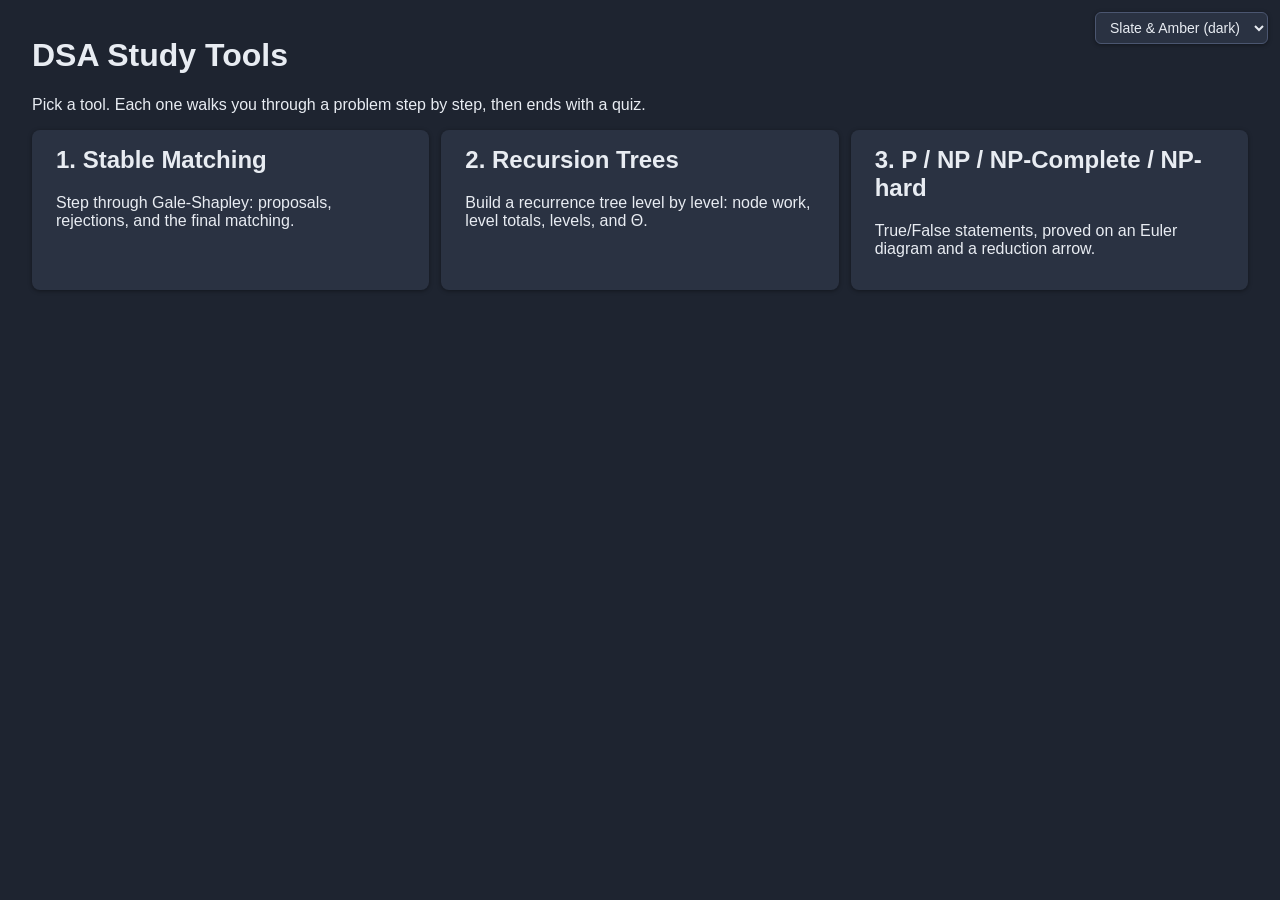
<file: index.html>
<!DOCTYPE html>
<html lang="en">
<head>
  <meta charset="utf-8">
  <title>DSA Study Tools</title>
  <link rel="stylesheet" href="css/style.css">
</head>

<select id="theme-switcher" aria-label="Choose theme">
  <option value="">Slate &amp; Amber (dark)</option>
  <option value="dusty-blue">Dusty Blue</option>
  <option value="soft-sage">Soft Sage</option>
  <option value="warm-sand">Warm Sand</option>
  <option value="plum-blush">Plum &amp; Blush</option>
</select>

<script>
(function () {
  var KEY = 'dsa-theme';
  var sel = document.getElementById('theme-switcher');
  var html = document.documentElement;

  function apply(theme) {
    if (theme) html.setAttribute('data-theme', theme);
    else       html.removeAttribute('data-theme');
    if (sel) sel.value = theme || '';
  }

  // Load saved theme as early as possible
  apply(localStorage.getItem(KEY) || '');

  if (sel) {
    sel.addEventListener('change', function () {
      var theme = sel.value;
      localStorage.setItem(KEY, theme);
      apply(theme);
    });
  }
})();
</script>

<body>
  <h1>DSA Study Tools</h1>
  <p>Pick a tool. Each one walks you through a problem step by step, then ends with a quiz.</p>

  <div class="cards">
    <a class="panel card" href="stable-matching/stable-matching.html">
      <h2>1. Stable Matching</h2>
      <p>Step through Gale-Shapley: proposals, rejections, and the final matching.</p>
    </a>
    <a class="panel card" href="recursion/recursion.html">
      <h2>2. Recursion Trees</h2>
      <p>Build a recurrence tree level by level: node work, level totals, levels, and Θ.</p>
    </a>
    <a class="panel card" href="complexity/complexity.html">
      <h2>3. P / NP / NP-Complete / NP-hard</h2>
      <p>True/False statements, proved on an Euler diagram and a reduction arrow.</p>
    </a>
  </div>
</body>
</html>
</file>
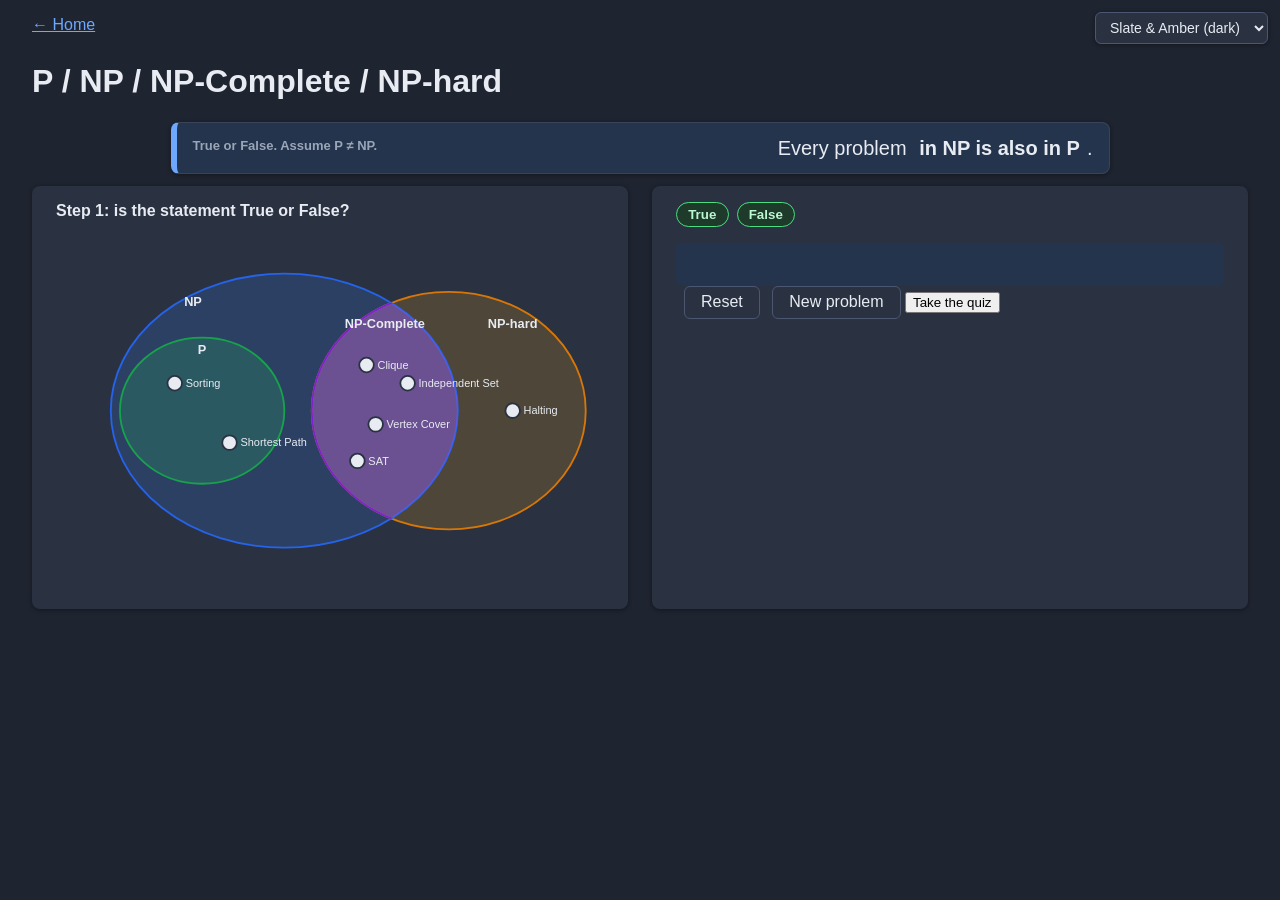
<file: complexity/complexity.html>
<!DOCTYPE html>
<html lang="en">
<head>
<meta charset="utf-8">
<meta name="viewport" content="width=device-width, initial-scale=1">
<title>P / NP / NP-Complete / NP-hard</title>
<link rel="stylesheet" href="../css/style.css">
</head>

<select id="theme-switcher" aria-label="Choose theme">
  <option value="">Slate &amp; Amber (dark)</option>
  <option value="dusty-blue">Dusty Blue</option>
  <option value="soft-sage">Soft Sage</option>
  <option value="warm-sand">Warm Sand</option>
  <option value="plum-blush">Plum &amp; Blush</option>
</select>

<script>
(function () {
  var KEY = 'dsa-theme';
  var sel = document.getElementById('theme-switcher');
  var html = document.documentElement;

  function apply(theme) {
    if (theme) html.setAttribute('data-theme', theme);
    else       html.removeAttribute('data-theme');
    if (sel) sel.value = theme || '';
  }

  // Load saved theme as early as possible
  apply(localStorage.getItem(KEY) || '');

  if (sel) {
    sel.addEventListener('change', function () {
      var theme = sel.value;
      localStorage.setItem(KEY, theme);
      apply(theme);
    });
  }
})();
</script>

<body>
<a class="home-link" href="../index.html">← Home</a>
<h1>P / NP / NP-Complete / NP-hard</h1>

<!-- Sticky statement; deciding phrases become .eq-part spans -->
<div class="eq-bar" id="statement"></div>

<div class="layout">
  <div class="panel">
    <div id="prompt"></div>
    <svg id="euler" viewBox="0 0 600 400" width="100%"
         role="img" aria-label="Euler diagram of P, NP, NP-hard"></svg>
    <div id="reduce" class="hidden"></div>
  </div>

  <div class="panel">
    <div id="choices"></div>
    <div id="log"></div>
    <div id="controls">
      <button id="btn-reset" type="button">Reset</button>
      <button id="btn-new" type="button">New problem</button>
      <button id="btn-quiz" type="button">Take the quiz</button>
    </div>
  </div>
</div>

<div id="quiz" class="panel hidden"></div>

<script src="data.js"></script>
<script src="ui.js"></script>
<script src="game.js"></script>

</body>
</html>
</file>
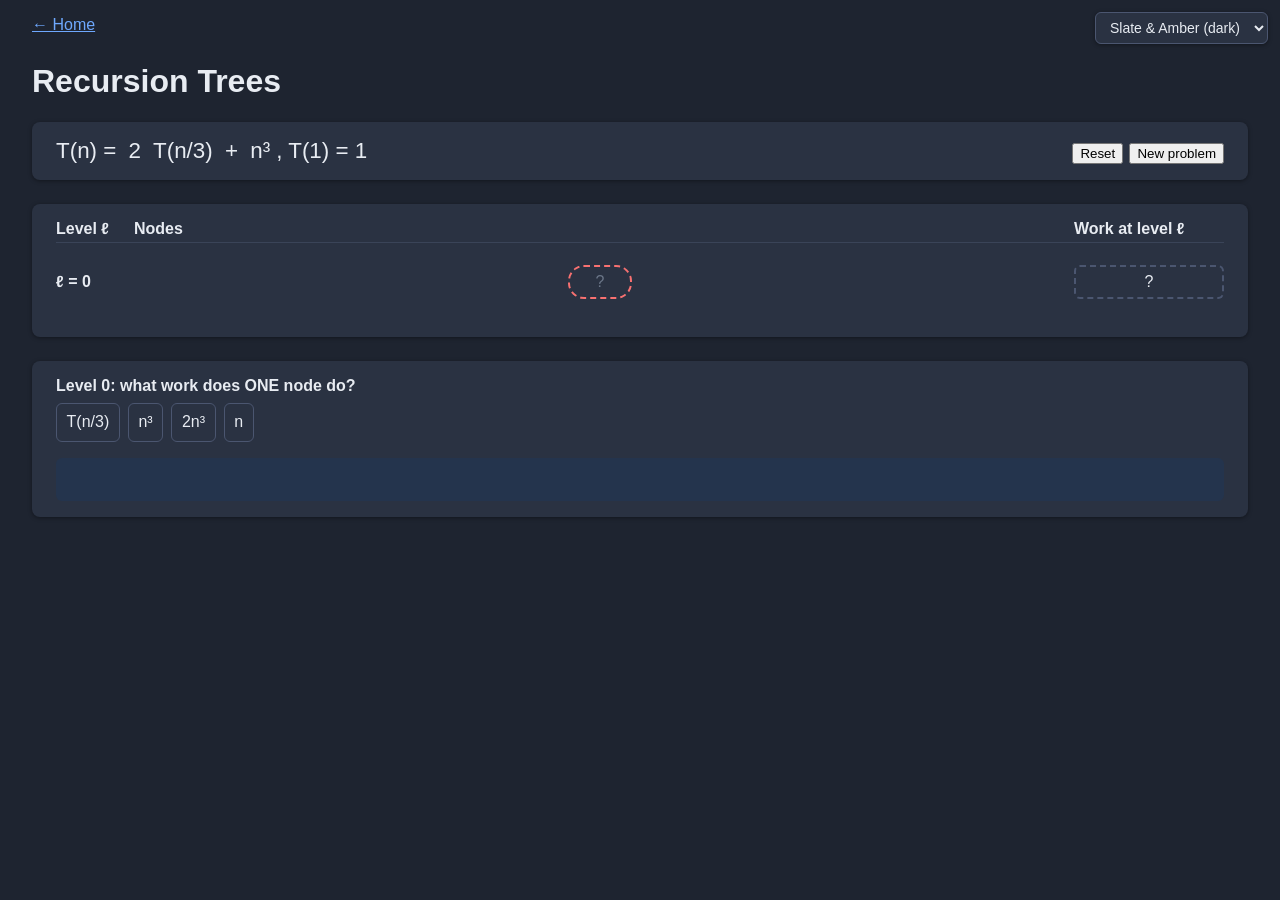
<file: recursion/recursion.html>
<!DOCTYPE html>
<html lang="en">
<head>
  <meta charset="utf-8">
  <title>Recursion Trees</title>
  <link rel="stylesheet" href="../css/style.css">
</head>

<select id="theme-switcher" aria-label="Choose theme">
  <option value="">Slate &amp; Amber (dark)</option>
  <option value="dusty-blue">Dusty Blue</option>
  <option value="soft-sage">Soft Sage</option>
  <option value="warm-sand">Warm Sand</option>
  <option value="plum-blush">Plum &amp; Blush</option>
</select>

<script>
(function () {
  var KEY = 'dsa-theme';
  var sel = document.getElementById('theme-switcher');
  var html = document.documentElement;

  function apply(theme) {
    if (theme) html.setAttribute('data-theme', theme);
    else       html.removeAttribute('data-theme');
    if (sel) sel.value = theme || '';
  }

  // Load saved theme as early as possible
  apply(localStorage.getItem(KEY) || '');

  if (sel) {
    sel.addEventListener('change', function () {
      var theme = sel.value;
      localStorage.setItem(KEY, theme);
      apply(theme);
    });
  }
})();
</script>

<body>
  <a class="home-link" href="../index.html">← Home</a>
  <h1>Recursion Trees</h1>

  <div class="panel eq-bar">
    <span id="eq"></span>
    <span>
      <button id="resetBtn">Reset</button>
      <button id="newBtn">New problem</button>
    </span>
  </div>

  <div class="panel">
    <div class="level-head">
      <span>Level ℓ</span><span>Nodes</span><span>Work at level ℓ</span>
    </div>
    <div id="tree">
      <svg id="edges"></svg>
      <div id="rows"></div>
    </div>
  </div>

  <div class="panel">
    <div id="prompt"></div>
    <div id="choices"></div>
    <div id="log"></div>
  </div>

  <div id="quiz" class="panel hidden"></div>

  <script src="data.js"></script>
  <script src="ui.js"></script>
  <script src="game.js"></script>
</body>
</html>
</file>
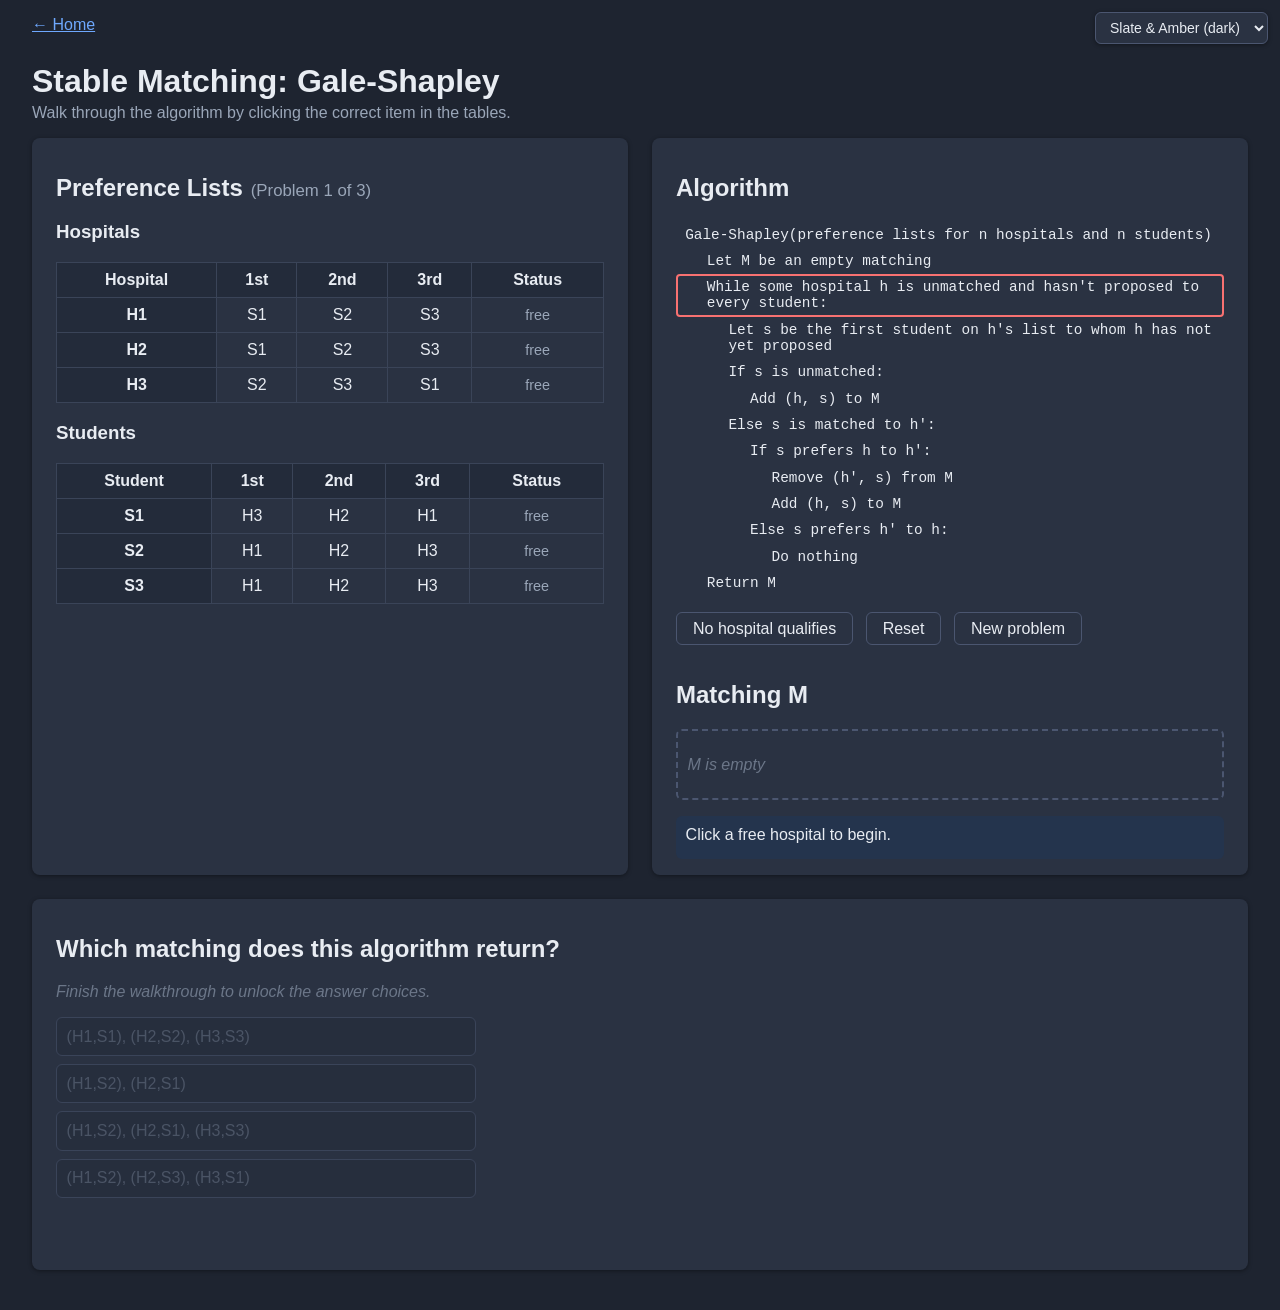
<file: stable-matching/stable-matching.html>
<!DOCTYPE html>
<html lang="en">
<head>
  <meta charset="UTF-8">
  <meta name="viewport" content="width=device-width, initial-scale=1.0">
  <title>Stable Matching Practice</title>
  <link rel="stylesheet" href="../css/style.css">
</head>

<select id="theme-switcher" aria-label="Choose theme">
  <option value="">Slate &amp; Amber (dark)</option>
  <option value="dusty-blue">Dusty Blue</option>
  <option value="soft-sage">Soft Sage</option>
  <option value="warm-sand">Warm Sand</option>
  <option value="plum-blush">Plum &amp; Blush</option>
</select>

<script>
(function () {
  var KEY = 'dsa-theme';
  var sel = document.getElementById('theme-switcher');
  var html = document.documentElement;

  function apply(theme) {
    if (theme) html.setAttribute('data-theme', theme);
    else       html.removeAttribute('data-theme');
    if (sel) sel.value = theme || '';
  }

  // Load saved theme as early as possible
  apply(localStorage.getItem(KEY) || '');

  if (sel) {
    sel.addEventListener('change', function () {
      var theme = sel.value;
      localStorage.setItem(KEY, theme);
      apply(theme);
    });
  }
})();
</script>

<body>
  <a class="home-link" href="../index.html">← Home</a>
  <header>
    <h1>Stable Matching: Gale-Shapley</h1>
    <p class="subtitle">Walk through the algorithm by clicking the correct item in the tables.</p>
  </header>

  <main class="layout">
    <section class="panel">
      <h2>Preference Lists<span id="problem-label"></span></h2>
      <h3>Hospitals</h3>
      <table id="hospital-table"></table>
      <h3>Students</h3>
      <table id="student-table"></table>
      <div id="yesno" class="hidden">
        <span id="yesno-question"></span>
        <button id="btn-yes">Yes</button>
        <button id="btn-no">No</button>
      </div>
    </section>

    <section class="panel">
      <h2>Algorithm</h2>
      <div id="pseudocode"></div>
      <button id="btn-done">No hospital qualifies</button>
      <button id="btn-reset">Reset</button>
      <button id="btn-new">New problem</button>
      <h2>Matching M</h2>
      <div id="m-box"><span class="placeholder">M is empty</span></div>
      <div id="log">Click a free hospital to begin.</div>
    </section>
  </main>

  <section class="panel" id="quiz">
    <h2>Which matching does this algorithm return?</h2>
    <p class="locked-note">Finish the walkthrough to unlock the answer choices.</p>
    <div id="quiz-options"></div>
    <p id="quiz-feedback"></p>
  </section>

  <script src="data.js"></script>
  <script src="engine.js"></script>
  <script src="ui.js"></script>
  <script src="game.js"></script>
</body>
</html>
</file>
<file: css/style.css>
/* =========================================================
   THEME VARIABLES — swap one line to change the whole look
   ========================================================= */
:root {
  /* Default: Slate & Amber */
  --bg:            #1e2430;
  --surface:       #2a3242;
  --surface-alt:   #232b3a;
  --border:        #3a4458;
  --border-strong: #4b5670;
  --text:          #e8ecf2;
  --text-muted:    #9aa6b8;
  --text-faint:    #6b7688;

  --primary:       #f2b84b;
  --primary-soft:  #3a3220;
  --primary-text:  #1e2430;

  --accent:        #6ea8fe;   /* hover / focus / links */
  --accent-soft:   #24344d;

  --success:       #4ade80;
  --success-soft:  #1e3a2a;
  --success-text:  #bbf7d0;

  --danger:        #f87171;
  --danger-soft:   #3a2124;
  --danger-text:   #fecaca;

  --warn:          #fbbf24;
  --warn-soft:     #3a3320;
  --warn-text:     #fde68a;

  --shadow:        0 1px 4px rgba(0,0,0,0.4);
  --radius:        8px;
}

/* =========================================================
   THEME OVERRIDES — switch via <html data-theme="...">
   (no data-theme = Slate & Amber, the :root default)
   ========================================================= */
[data-theme="dusty-blue"] {
  --bg:#eef3f9; --surface:#ffffff; --surface-alt:#f5f8fc;
  --border:#d3dde8; --border-strong:#b6c4d4;
  --text:#1f2a38; --text-muted:#5a6a7d; --text-faint:#8a97a8;
  --primary:#3f6fa8; --primary-soft:#e3ecf7; --primary-text:#ffffff;
  --accent:#2c5a8f; --accent-soft:#dbe7f4;
  --success:#2e8b57; --success-soft:#d4edda; --success-text:#1b5e20;
  --danger:#c0392b;  --danger-soft:#ffeaea;  --danger-text:#8a1c1c;
  --warn:#b8860b;    --warn-soft:#fff3c4;    --warn-text:#6b4a00;
  --shadow:0 1px 4px rgba(0,0,0,0.10);
}

[data-theme="soft-sage"] {
  --bg:#f4f7f2; --surface:#ffffff; --surface-alt:#eef4ec;
  --border:#d5e0d3; --border-strong:#b8c9b5;
  --text:#26332b; --text-muted:#5a6b60; --text-faint:#8a998f;
  --primary:#5c8a6b; --primary-soft:#e3eee6; --primary-text:#ffffff;
  --accent:#3f6b4d; --accent-soft:#dbe9e0;
  --success:#2e8b57; --success-soft:#d4edda; --success-text:#1b5e20;
  --danger:#b3453b;  --danger-soft:#fbe6e3;  --danger-text:#7a221a;
  --warn:#b8860b;    --warn-soft:#f8efc9;    --warn-text:#6b4a00;
  --shadow:0 1px 4px rgba(0,0,0,0.10);
}

[data-theme="warm-sand"] {
  --bg:#faf6f0; --surface:#ffffff; --surface-alt:#f5efe6;
  --border:#e3d8c8; --border-strong:#cbbba3;
  --text:#2b2b2b; --text-muted:#6b6259; --text-faint:#9a9087;
  --primary:#c96f4a; --primary-soft:#f7e6dd; --primary-text:#ffffff;
  --accent:#a8552f; --accent-soft:#f2ddd2;
  --success:#4f8a5b; --success-soft:#e0f0e3; --success-text:#1f4a29;
  --danger:#c0392b;  --danger-soft:#fbe3e0;  --danger-text:#8a1c1c;
  --warn:#b8860b;    --warn-soft:#f8efc9;    --warn-text:#6b4a00;
  --shadow:0 1px 4px rgba(0,0,0,0.10);
}

[data-theme="plum-blush"] {
  --bg:#fbf4f7; --surface:#ffffff; --surface-alt:#f6edf2;
  --border:#e6d3dc; --border-strong:#cdb3c1;
  --text:#2c2026; --text-muted:#6b5560; --text-faint:#9a8892;
  --primary:#8e4a6b; --primary-soft:#f2e0e8; --primary-text:#ffffff;
  --accent:#6f3654; --accent-soft:#ecd6e1;
  --success:#4f8a5b; --success-soft:#e0f0e3; --success-text:#1f4a29;
  --danger:#b3453b;  --danger-soft:#fbe3e0;  --danger-text:#7a221a;
  --warn:#b8860b;    --warn-soft:#f8efc9;    --warn-text:#6b4a00;
  --shadow:0 1px 4px rgba(0,0,0,0.10);
}

/* Optional: make the theme change feel smooth */
body { transition: background-color .25s, color .25s; }

/* =========================================================
   BASE
   ========================================================= */
body { font-family: Arial, sans-serif; margin: 0; padding: 1rem 2rem;
       background: var(--bg); color: var(--text); }
header h1 { margin-bottom: 0.2rem; }
.subtitle { margin-top: 0; color: var(--text-muted); }

.layout { display: flex; gap: 1.5rem; flex-wrap: wrap; }
.layout .panel { flex: 1; min-width: 340px; }
.panel { background: var(--surface); border-radius: var(--radius); padding: 1rem 1.5rem;
         box-shadow: var(--shadow); margin-bottom: 1.5rem; }

/* =========================================================
   TABLES
   ========================================================= */
table { border-collapse: collapse; width: 100%; margin-bottom: 1rem; }
th, td { border: 1px solid var(--border); padding: 0.5rem; text-align: center; }
th { background: var(--surface-alt); }
.row-label { font-weight: bold; background: var(--surface-alt); }
.status { color: var(--text-muted); font-size: 0.9em; }

/* =========================================================
   PSEUDOCODE / LOG
   ========================================================= */
#pseudocode { font-family: "Courier New", monospace; font-size: 0.9em; margin-bottom: 1rem; }
.line { padding: 0.2rem 0.5rem; border: 2px solid transparent; border-radius: 4px; }
.line.active { border-color: var(--danger); }

#m-box { min-height: 3rem; border: 2px dashed var(--border-strong); border-radius: 6px;
         padding: 0.6rem; display: flex; gap: 0.5rem; flex-wrap: wrap; align-items: center; }
.placeholder { color: var(--text-faint); font-style: italic; }
#log { margin-top: 1rem; padding: 0.6rem; background: var(--accent-soft);
       border-radius: 6px; min-height: 1.5rem; color: var(--text); }
#log.error { background: var(--danger-soft); color: var(--danger-text); }

.locked-note { color: var(--text-faint); font-style: italic; }

/* =========================================================
   BUTTONS / QUIZ
   ========================================================= */
#quiz-options { display: flex; flex-direction: column; gap: 0.5rem; max-width: 420px; }
.quiz-btn { padding: 0.6rem; font-size: 1em; text-align: left;
            border: 1px solid var(--border-strong); border-radius: 6px;
            background: var(--surface); color: var(--text); }
.quiz-btn:not(:disabled) { cursor: pointer; }
.quiz-btn:disabled { background: var(--surface-alt); color: var(--text-faint); cursor: default; }
.quiz-btn:disabled:not(.right) { opacity: 0.5; }
.quiz-btn.right { background: var(--success-soft); border-color: var(--success); color: var(--success-text); }
.quiz-btn.wrong { background: var(--danger-soft); border-color: var(--danger); color: var(--danger-text); }

#quiz-feedback { max-width: 600px; min-height: 1.5rem; }
.quiz-q { margin: 12px 0; }
.quiz-text { font-weight: bold; margin-bottom: 6px; }
.quiz-opts { display: flex; flex-wrap: wrap; gap: 8px; }
.quiz-why { min-height: 1.2em; margin-top: 4px; }
.quiz-why.error { color: var(--danger); }

.row-label.clickable { cursor: pointer; }
.row-label.clickable:hover { background: var(--accent-soft); }
tr.current td { background: var(--warn-soft); }

.hidden { display: none; }
#yesno { padding: 0.6rem; background: var(--warn-soft); border-radius: 6px;
         margin-top: 0.5rem; color: var(--text); }
#yesno button { margin-left: 0.5rem; padding: 0.3rem 1rem; font-size: 1em; cursor: pointer; }

/* =========================================================
   PREFERENCES (chips & proposal cells)
   ========================================================= */
.pref-cell.clickable { cursor: pointer; }
.pref-cell.clickable:hover { background: var(--accent-soft); }
.pref-cell.proposing { background: var(--warn); font-weight: bold; color: var(--primary-text); }
.pref-cell.proposed { color: var(--text-faint); text-decoration: line-through; }

.chip { background: var(--success-soft); border: 1px solid var(--success);
        border-radius: 14px; padding: 0.25rem 0.7rem; font-weight: bold;
        color: var(--success-text); }

/* =========================================================
   CONTROL BUTTONS
   ========================================================= */
#btn-done, #btn-reset, #btn-new {
  margin-bottom: 1rem; padding: 0.4rem 1rem; font-size: 1em; cursor: pointer;
  background: var(--surface); color: var(--text);
  border: 1px solid var(--border-strong); border-radius: 6px;
}
#btn-reset, #btn-new { margin-left: 0.5rem; }
#btn-done:hover, #btn-reset:hover, #btn-new:hover {
  border-color: var(--primary); color: var(--primary);
}
#problem-label { font-size: 0.7em; font-weight: normal; color: var(--text-muted); margin-left: 0.5rem; }

/* =========================================================
   RECURSION TREE TOOL
   ========================================================= */
.eq-bar { display: flex; justify-content: space-between; align-items: center; font-size: 1.4em;
          position: sticky; top: 0; z-index: 2; background: var(--surface); }
.eq-part { padding: 2px 4px; border: 2px solid transparent; border-radius: 4px; }
.eq-part.active { border-color: var(--danger); }

.level-head, .level-row {
  display: grid; grid-template-columns: 70px minmax(0, 1fr) minmax(90px, 150px);
  align-items: center; gap: 8px;
}
.level-head { font-weight: bold; border-bottom: 1px solid var(--border); padding-bottom: 4px; }
.level-row { min-height: 50px; padding: 14px 0; }
.level-label { font-weight: bold; }

#tree { position: relative; }
#edges { position: absolute; inset: 0; width: 100%; height: 100%; pointer-events: none; overflow: visible; }
#rows { position: relative; }

.nodes { display: flex; justify-content: space-around; gap: 4px; min-width: 0; }
.node { min-width: 44px; padding: 6px 8px; border: 2px solid var(--border-strong);
        border-radius: 16px; background: var(--surface); color: var(--text);
        text-align: center; white-space: nowrap; }
.node.empty { border-style: dashed; color: var(--text-faint); }
.node.target { border-color: var(--danger); }
.node.compact { flex: 1; min-width: 0; padding: 3px 1px; font-size: 0.7em; border-radius: 8px; }
.nodes.compact { gap: 2px; }

.level-total { padding: 6px; border: 2px dashed var(--border-strong); border-radius: 6px;
               text-align: center; overflow-wrap: anywhere; color: var(--text); }
.level-total.filled { border-style: solid; border-color: var(--border-strong); }
.level-total.target { border-color: var(--danger); }

.edge { stroke: var(--border-strong); stroke-width: 1.5; fill: none;
        stroke-dasharray: 1; stroke-dashoffset: 1;
        animation: draw-edge 0.6s ease-out forwards; }
@keyframes draw-edge { to { stroke-dashoffset: 0; } }
.edge.static { animation: none; stroke-dashoffset: 0; }

#prompt { font-weight: bold; margin-bottom: 8px; }
#choices { display: flex; flex-wrap: wrap; gap: 8px; margin-bottom: 8px; }

/* =========================================================
   TOOL 3 — EULER DIAGRAM
   ========================================================= */
#euler { display: block; max-width: 640px; margin: 0 auto; }

.region { fill-opacity: .18; stroke-width: 2;
          transition: rx .8s, ry .8s, cx .8s, cy .8s, transform .8s, fill-opacity .3s; }
.region-p   { fill: #22c55e; stroke: #16a34a; }
.region-np  { fill: #3b82f6; stroke: #2563eb; }
.region-nph { fill: #f59e0b; stroke: #d97706; }
.region-npc { fill: #a855f7; stroke: #7e22ce; fill-opacity: .35; }
.region.active { stroke: var(--danger); stroke-width: 4; stroke-dasharray: 8 4; fill-opacity: .35; }
.region.pulse  { animation: region-pulse 1s ease-in-out 2; }
@keyframes region-pulse { 50% { fill-opacity: .55; } }

/* Keep region colors (they're pedagogical, not theme) but darken labels for dark bg */
.rlabel { font: 600 14px sans-serif; fill: var(--text); pointer-events: none; }
.rlabel.small { font-size: 11px; font-weight: 400; }

.dot { r: 8; fill: var(--text); stroke: var(--surface); stroke-width: 2;
       transition: fill .2s, stroke .2s; }
.dot.clickable:hover { fill: var(--text-muted); stroke: var(--text); }
.dot.active { stroke: var(--danger); stroke-width: 4; }
.dot.right  { fill: var(--success); }
.dot.wrong  { fill: var(--danger); }
.dotlabel { font: 12px sans-serif; fill: var(--text); pointer-events: none; }

/* =========================================================
   TOOL 3 — REDUCTION VIEW
   ========================================================= */
#reduce { padding: 8px 0; }
.rrow { display: flex; align-items: center; gap: 12px; }
.rcard { flex: 0 1 150px; min-width: 0; padding: 10px 12px;
         border: 2px solid var(--border-strong); border-radius: 8px;
         background: var(--surface); text-align: center; overflow-wrap: anywhere;
         color: var(--text); }
.rcard small { display: block; color: var(--text-muted); }
.rcard.hard { border-color: var(--warn); background: var(--warn-soft); }
.rcard.easy { border-color: var(--success); background: var(--success-soft); }
.rcard.clickable:hover { box-shadow: 0 0 0 3px var(--accent-soft); }
.rcard.active { outline: 3px solid var(--danger); outline-offset: 2px; }

.rtrack { position: relative; flex: 1 1 80px; min-width: 80px; height: 28px; }
.rtrack::before { content: ""; position: absolute; left: 0; right: 10px; top: 50%;
                  border-top: 3px solid var(--border-strong); }
.rtrack::after  { content: ""; position: absolute; right: 0; top: 50%; margin-top: -7px;
                  border-left: 12px solid var(--border-strong);
                  border-top: 7px solid transparent; border-bottom: 7px solid transparent; }
.rtrack.rev::before { left: 10px; right: 0; }
.rtrack.rev::after  { left: 0; right: auto; border-left: 0;
                      border-right: 12px solid var(--border-strong); }
.rtrack.rev .rpulse { left: auto; right: 0; }

.rpulse { position: absolute; top: 50%; left: 0; width: 16px; height: 16px; margin-top: -8px;
          border-radius: 50%; background: var(--warn); opacity: 0; }
.rpulse.go        { animation: rpulse-go 1.2s ease-in forwards; }
.rpulse.blocked   { animation: rpulse-block 1.2s ease-in forwards; }
.rpulse.blockedback { animation: rpulse-blockback 1.2s ease-in forwards; }
.rtrack.rev .rpulse.go        { animation: rpulse-go-rev 1.2s ease-in forwards; }
.rtrack.rev .rpulse.blockedback { animation: rpulse-blockback-rev 1.2s ease-in forwards; }

@keyframes rpulse-go         { 0%{left:0;opacity:1;} 100%{left:calc(100% - 16px);opacity:1;} }
@keyframes rpulse-block      { 0%{left:0;opacity:1;} 60%{left:50%;opacity:1;} 100%{left:50%;opacity:0;} }
@keyframes rpulse-blockback  { 0%{left:calc(100% - 16px);opacity:1;} 60%{left:50%;opacity:1;} 100%{left:50%;opacity:0;} }
@keyframes rpulse-go-rev     { 0%{right:0;opacity:1;} 100%{right:calc(100% - 16px);opacity:1;} }
@keyframes rpulse-blockback-rev { 0%{right:calc(100% - 16px);opacity:1;} 60%{right:50%;opacity:1;} 100%{right:50%;opacity:0;} }

/* =========================================================
   TOOL 3 — STATEMENT BANNER
   ========================================================= */
#statement {
  max-width: 900px; margin: 8px auto 12px; padding: 10px 16px;
  background: var(--accent-soft); border: 1px solid var(--border);
  border-left: 6px solid var(--accent); border-radius: 8px;
  box-shadow: var(--shadow); color: var(--text);
}
#statement[data-world="eq"] {
  background: var(--warn-soft); border-color: var(--warn); border-left-color: var(--warn);
}
#statement > div:first-child { font-size: 13px; color: var(--text-muted); margin-bottom: 4px; }
#statement > div:last-child  { font-size: 20px; line-height: 1.5; color: var(--text); }
#statement .eq-part { padding: 1px 5px; border-radius: 4px; font-weight: 600; }

/* =========================================================
   LANDING PAGE CARDS
   ========================================================= */
.cards { display: grid; grid-template-columns: repeat(auto-fit, minmax(220px, 1fr)); gap: 12px; }
.card { display: block; color: inherit; text-decoration: none;
        background: var(--surface); border-radius: var(--radius);
        box-shadow: var(--shadow); padding: 1rem 1.5rem; }
.card h2 { margin-top: 0; }
.card:hover { outline: 2px solid var(--primary); }
.card.disabled { opacity: 0.5; pointer-events: none; }
.home-link { display: inline-block; margin-bottom: 8px; color: var(--accent); }

#theme-switcher {
  position: fixed; top: 12px; right: 12px; z-index: 100;
  padding: 6px 10px; font-size: 14px; cursor: pointer;
  background: var(--surface); color: var(--text);
  border: 1px solid var(--border-strong); border-radius: 6px;
  box-shadow: var(--shadow);
}
</file>
